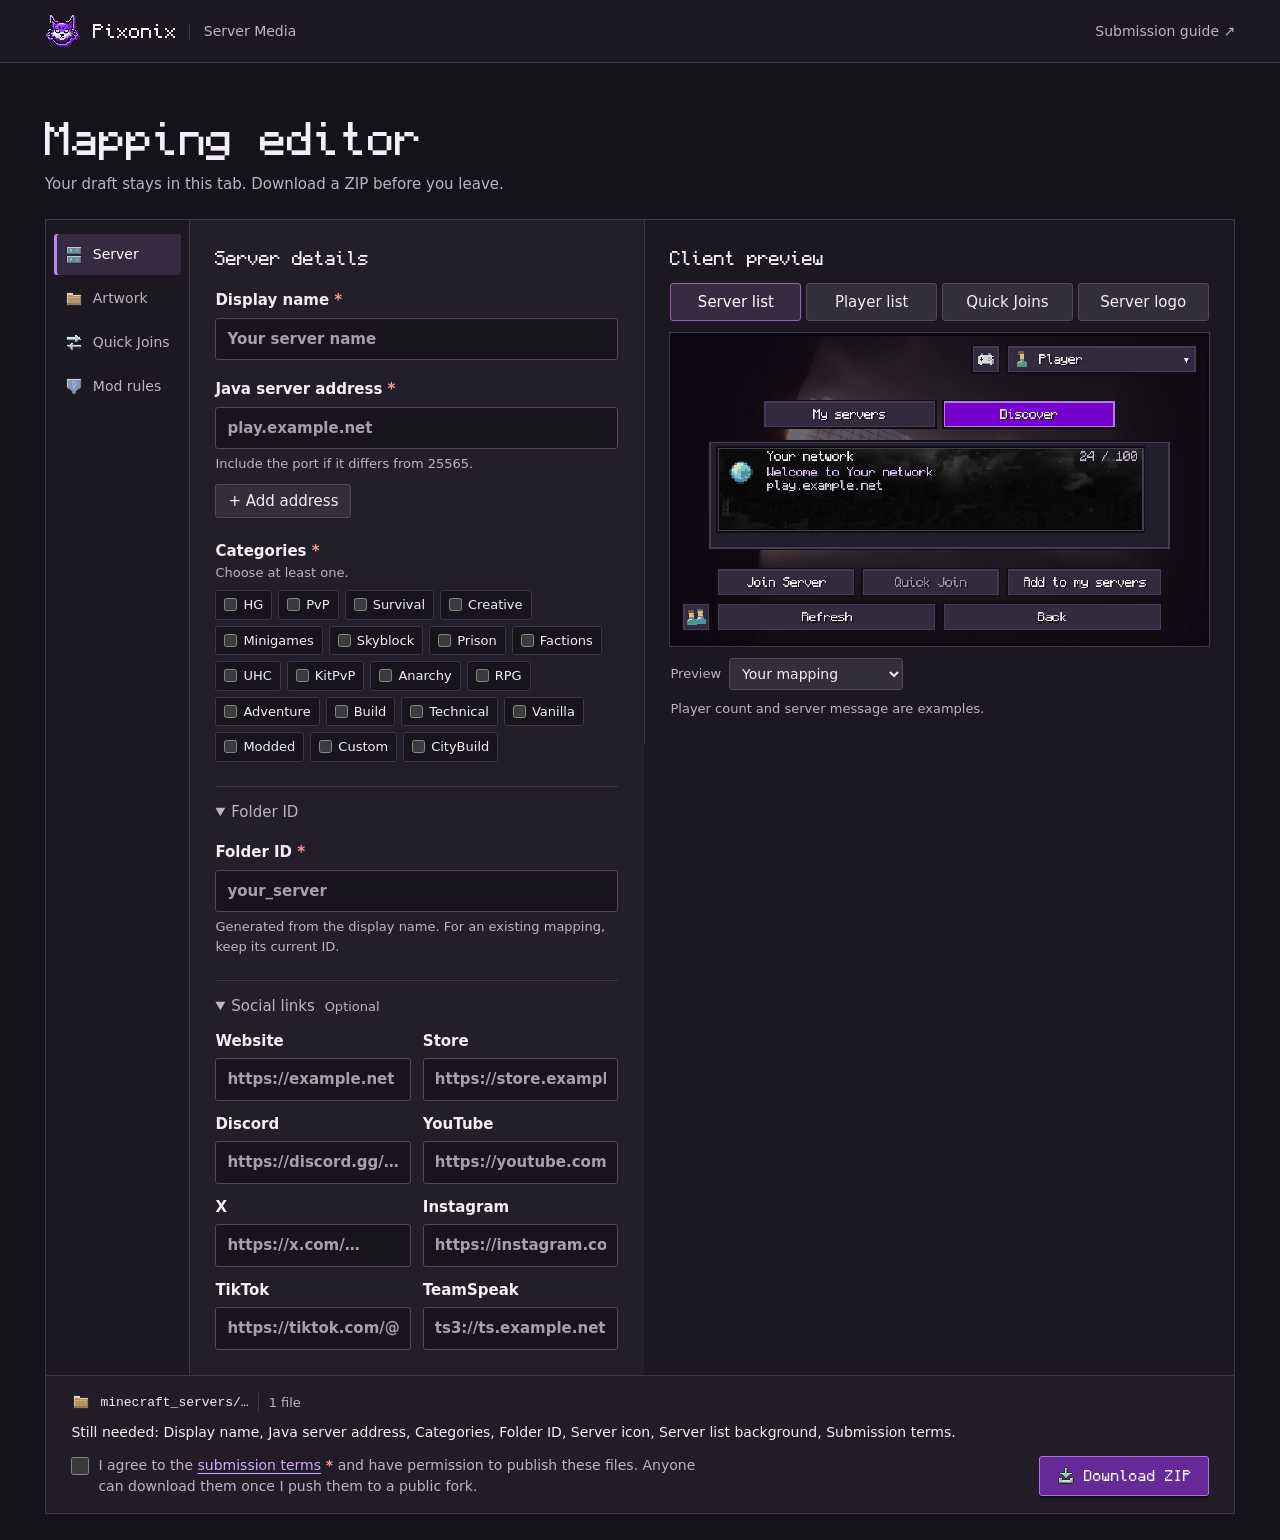
<file: docs/index.html>
<!doctype html>
<html lang="en">
<head>
  <meta charset="utf-8">
  <meta name="viewport" content="width=device-width,initial-scale=1">
  <meta name="color-scheme" content="dark">
  <meta http-equiv="Content-Security-Policy" content="default-src 'self'; img-src 'self' blob: data:; style-src 'self'; script-src 'self'; connect-src 'self'; object-src 'none'; base-uri 'none'; form-action 'none'">
  <title>Mapping editor · Pixonix Server Media</title>
  <meta name="description" content="Create a Pixonix server mapping with artwork, quick joins and mod rules. Preview it locally and download a ZIP for submission.">
  <meta name="theme-color" content="#15121D">
  <link rel="canonical" href="https://thesimonmc.github.io/pixonix-server-media/">
  <meta property="og:title" content="Mapping editor · Pixonix Server Media">
  <meta property="og:description" content="Create and preview server artwork, quick joins and mod rules. Your draft stays in your browser.">
  <meta property="og:type" content="website">
  <meta property="og:url" content="https://thesimonmc.github.io/pixonix-server-media/">
  <link rel="icon" href="assets/icon.png"><link rel="stylesheet" href="editor.css">
  <script defer src="renderer.js"></script><script defer src="editor.js"></script>
</head>
<body>
<header><div class="wrap mast">
  <a class="brand" href="./"><img width="36" height="36" src="assets/icon.png" alt="">Pixonix <span>Server Media</span></a>
  <a href="https://github.com/TheSimonMC/pixonix-server-media#submit-a-mapping">Submission guide ↗</a>
</div></header>
<main class="wrap">
  <div class="heading"><h1>Mapping editor</h1><p>Your draft stays in this tab. Download a ZIP before you leave.</p></div>
  <div class="workspace">
    <nav id="sections" aria-label="Mapping settings">
      <button data-panel="identity" aria-pressed="true" aria-controls="identity"><img src="assets/server.svg" alt="">Server</button>
      <button data-panel="art" aria-pressed="false" aria-controls="art"><img src="assets/folder.svg" alt="">Artwork</button>
      <button data-panel="modes" aria-pressed="false" aria-controls="modes"><img src="assets/swap.svg" alt="">Quick Joins</button>
      <button data-panel="rules" aria-pressed="false" aria-controls="rules"><img src="assets/shield.svg" alt="">Mod rules</button>
    </nav>
    <div class="editor">
      <section class="panel" id="identity"><h2>Server details</h2>
        <label><span data-needed="Display name">Display name</span><input id="name" required maxlength="64" placeholder="Your server name" autocomplete="off"></label>
        <label><span data-needed="Java server address">Java server address</span><input id="address" required placeholder="play.example.net" spellcheck="false">
          <small>Include the port if it differs from 25565.</small></label>
        <div id="aliases"></div><button id="add-address">+ Add address</button>
        <fieldset class="category-group"><legend data-needed="Categories">Categories</legend>
          <small>Choose at least one.</small><div id="categories"></div>
        </fieldset>
        <details class="more" open><summary>Folder ID</summary>
          <label><span data-needed="Folder ID">Folder ID</span><input id="slug" required maxlength="64" placeholder="your_server" spellcheck="false"><small>Generated from the display name. For an existing mapping, keep its current ID.</small></label>
        </details>
        <details class="more" open><summary>Social links <small>Optional</small></summary>
          <div id="socials"></div>
        </details>
      </section>
      <section class="panel" hidden id="art"><h2>Artwork</h2><p>Still PNGs only. Each image can be up to 16 MiB, 4,096 pixels per side and 8,388,608 pixels in total.</p>
        <div id="assets"></div>
        <details class="more"><summary>Player list banner <small>Optional</small></summary>
          <div id="banner-art"></div>
          <label class="range">Display width <output id="widthValue" for="width">250 px</output><input id="width" type="range" min="80" max="250" value="250"></label>
        </details>
        <details class="more"><summary>High-resolution artwork (2×)</summary><div id="hires"></div></details>
      </section>
      <section class="panel" hidden id="modes"><h2>Quick Joins</h2><p>Each mode adds a button to your server entry. Choose how players reach it.</p>
        <div id="joins"></div><button id="add">+ Add mode</button>
      </section>
      <section class="panel" hidden id="rules"><h2>Mod rules</h2><p>Check a mod to turn it off on your server. Players get their settings back when they leave.</p>
        <label class="search"><input id="filter" type="search" aria-label="Search mods" placeholder="Find a mod"></label><div id="policy"></div>
      </section>
    </div>
    <aside aria-labelledby="preview-title">
      <div class="previewhead"><h2 id="preview-title">Client preview</h2></div>
      <div id="views" role="group" aria-label="Preview screen">
        <button data-view="Server list" aria-pressed="true">Server list</button>
        <button data-view="TAB list" aria-pressed="false">Player list</button>
        <button data-view="Quick Joins" aria-pressed="false">Quick Joins</button>
        <button data-view="Server logo" aria-pressed="false">Server logo</button>
      </div>
      <div id="stage"><canvas id="scene" width="368" height="212" aria-label="Client preview" role="img"></canvas></div>
      <div class="previewfoot"><label>Preview<select id="source"><option value="draft">Your mapping</option><option value="example">Pitschonix example</option></select></label>
        <div id="pages" hidden><button id="prev" aria-label="Previous preview page">‹</button><button id="next" aria-label="Next preview page">›</button></div>
      </div>
      <p id="caption"></p>
    </aside>
  </div>
  <section class="export" aria-label="Export mapping">
    <div class="exportinfo"><img src="assets/folder.svg" alt=""><code id="folder">minecraft_servers/…</code><span id="fileCount">1 file</span></div>
    <p id="missing" role="status"></p>
    <div class="submit"><label class="consent"><input id="consent" type="checkbox" required><span><span data-needed="Submission terms">I agree to the <a href="https://github.com/TheSimonMC/pixonix-server-media/blob/main/SUBMISSION_TERMS.md" target="_blank" rel="noopener">submission terms</a></span> and have permission to publish these files. Anyone can download them once I push them to a public fork.</span></label>
    <button class="primary" id="export"><img src="assets/download.svg" alt="">Download ZIP</button></div>
  </section>
  <p id="status" role="status"></p>
</main></body></html>
</file>
<file: docs/editor.css>
@font-face {
  font-family: Monocraft;
  src: url("assets/Monocraft.otf") format("opentype");
  font-display: swap;
}
:root {
  color-scheme: dark;
  --page: #15131a;
  --rail: #1b1822;
  --surface: #231f2a;
  --field: #17141c;
  --line: #3d3746;
  --ink: #f3eef9;
  --muted: #bcb3c7;
  --accent: #d1a8ff;
  --pixel: Monocraft, monospace;
}
* { box-sizing: border-box }
[hidden] { display: none !important }
body { margin: 0; background: var(--page); color: var(--ink); font: 15px/1.5 system-ui, sans-serif }
.wrap { width: min(1392px,calc(100% - clamp(32px,7vw,112px))); margin-inline: auto }
header { border-bottom: 1px solid var(--line); background: var(--rail) }
.mast,.brand,.previewhead,.submit,.exportinfo,.consent,.previewfoot,.previewfoot label { display: flex; align-items: center }
.mast,.previewhead,.submit,.previewfoot { justify-content: space-between; gap: 14px }
.mast { min-height: 62px; font-size: 14px }
.brand { gap: 12px; color: var(--ink); font: 18px var(--pixel); text-decoration: none }
.brand img,.workspace img,.export img { image-rendering: pixelated }
.brand span { border-left: 1px solid var(--line); padding-left: 14px; color: var(--muted); font: 14px system-ui,sans-serif }
a { color: var(--accent); text-underline-offset: 3px }
.mast>a:last-child { color: var(--muted); text-decoration: none }
.mast>a:last-child:hover { color: var(--ink); text-decoration: underline }
.heading { margin: clamp(26px,4vw,54px) 0 24px }
h1,h2,h3,p { margin: 0 }
h1,h2 { font-family: var(--pixel); font-weight: normal }
h1 { font-size: clamp(26px,3.4vw,42px); line-height: 1.2; letter-spacing: -.025em }
h2 { font-size: 17px; line-height: 1.5 }
.heading p,.panel>p,#caption,small,.filename { color: var(--muted) }
.heading p,.panel>p { margin-top: 8px }
.workspace { display: grid; grid-template-columns: 144px minmax(0,1fr) minmax(0,1.3fr); background: var(--rail); border: 1px solid var(--line) }
#sections { padding: 14px 8px; background: var(--rail); border-right: 1px solid var(--line) }
button,select,input,textarea { font: inherit }
button,select { border: 1px solid #514858; color: var(--ink); background: #332e3b; border-radius: 3px }
button { min-height: 34px; padding: 5px 12px; cursor: pointer }
button:hover:enabled,select:hover { background: #403848 }
button:disabled { opacity: .5; cursor: default }
:focus-visible { outline: 2px solid var(--accent); outline-offset: 2px }
#sections button { display: flex; gap: 9px; align-items: center; width: 100%; padding: 10px; margin-bottom: 3px; border: 0; text-align: left; font-size: 14px; background: transparent; color: var(--muted) }
#sections button:hover { background: var(--surface); color: var(--ink) }
#sections button[aria-pressed=true] { background: #362a42; color: white; box-shadow: inset 3px 0 #bd84fa }
#sections img,.exportinfo img,.primary img { width: 20px; height: 20px; flex: none }
.editor { background: var(--surface) }
.file-error:empty { display: none }
.file-error { color: #f3b4ad }
.panel,aside { padding: clamp(16px,2vw,28px); min-width: 0 }
.panel>label,.more>label { display: block; margin-top: 18px }
label { font-weight: 600 }
small,.filename,#caption { font-size: 13px; font-weight: 400 }
small { display: block; margin-top: 5px }
input:not([type=checkbox],[type=range],[type=file]),textarea { width: 100%; display: block; min-width: 0; margin-top: 6px; padding: 9px 11px; color: var(--ink); border: 1px solid #514858; border-radius: 3px; background: var(--field) }
input::placeholder,textarea::placeholder { color: #a99eaf }
textarea { resize: vertical }
select { max-width: 100%; padding: 6px 8px; font-size: 14px }
input { accent-color: #b574f4 }
.more { border-top: 1px solid var(--line); margin-top: 24px; padding-top: 14px }
summary { color: var(--muted); cursor: pointer }
summary:hover { color: var(--ink) }
aside { border-left: 1px solid var(--line); background: var(--rail); align-self: start; position: sticky; top: 0 }
.previewhead { margin-bottom: 12px }
#views { display: grid; grid-template-columns: repeat(4,minmax(0,1fr)); gap: 5px; margin-bottom: 12px }
#views button { min-height: 38px; padding: 5px 3px; line-height: 1.25 }
#views button[aria-pressed=true] { background: #362a42; border-color: #9466b0; color: white }
#stage { border: 3px solid #0b090f; box-shadow: 0 0 0 1px var(--line); line-height: 0; background: var(--field) }
canvas { display: block; width: 100%; height: auto; image-rendering: pixelated }
.previewfoot { margin-top: 12px }
.previewfoot label { gap: 8px; font-size: 13px; font-weight: normal; color: var(--muted) }
#caption { margin-top: 9px }
.file,.mode,.rule { padding-block: 12px; border-bottom: 1px solid var(--line) }
.file,.mode { display: flex; gap: 8px; align-items: center }
.file label,.mode label { min-width: 0; flex: 1 }
.picker { position: relative; display: flex; align-items: center; gap: 8px; margin-top: 5px; font-size: 13px }
.picker input { position: absolute; inset: 0; width: 100%; height: 100%; margin: 0; opacity: 0; cursor: pointer }
.picker span:first-of-type { border: 1px solid #514858; border-radius: 3px; padding: 3px 8px; white-space: nowrap; font-weight: 500 }
.picker input:focus-visible + span { outline: 2px solid var(--accent) }
.filename,.exportinfo code { overflow-wrap: anywhere }
.mode { display: grid; grid-template-columns: repeat(2,minmax(0,1fr)); align-items: end; gap: 10px 12px }
.mode label { min-width: 0 }
.mode select { display: block; width: 100%; margin-top: 6px; height: 40px }
.mode button { justify-self: end }
#add { margin-top: 14px }
.needs-value::after { content: " *"; color: #ff9696; font-weight: 700 }
#missing { margin-top: 10px; color: var(--ink); font-size: 14px }
#missing:empty { display: none }
.alias { display: flex; align-items: end; gap: 8px; margin-top: 10px }
.alias label { flex: 1; min-width: 0 }
#add-address { margin-top: 10px }
.category-group { margin: 22px 0 0; border: 0; min-width: 0; padding: 0 }
.category-group legend { padding: 0; font-weight: 600 }
.category-group small { margin-top: 0 }
#categories { display: flex; flex-wrap: wrap; gap: 6px; margin-top: 8px }
#categories label { display: inline-flex; align-items: center; gap: 6px; cursor: pointer; padding: 4px 8px; background: var(--field); border: 1px solid var(--line); border-radius: 3px; font-size: 13px; font-weight: 500 }
#categories input { margin: 0 }
#categories label:has(:checked) { background: #362a42; border-color: #9466b0 }
summary small { margin: 0 0 0 5px; display: inline; color: var(--muted); font-weight: normal }
#socials { display: grid; grid-template-columns: repeat(auto-fit,minmax(min(100%,160px),1fr)); gap: 12px; margin-top: 12px }
#socials label { min-width: 0 }
.picker { min-height: 52px; flex-wrap: wrap; padding: 8px 10px; border: 1px dashed #71667a; border-radius: 3px; background: var(--field) }
.picker:hover,.picker:focus-within,.picker.dragging { border-color: var(--accent); background: #302537 }
.range output { float: right; color: var(--accent) }
.range input { display: block; width: 100%; margin: 10px 0 0 }
#policy h3 { margin-top: 22px; color: var(--muted); font: 13px var(--pixel) }
.rulehead { display: grid; grid-template-columns: 26px 1fr auto; align-items: center; gap: 8px; cursor: pointer }
.rulehead img { width: 24px; height: 24px }
.rulehead small { line-height: 1.35; margin-top: 2px }
.rulehead input,.consent input { width: 18px; height: 18px }
.export { border: 1px solid var(--line); border-top: none; background: #211c27; padding: 16px clamp(16px,2vw,28px); margin-bottom: 26px }
.exportinfo { gap: 9px; font-size: 13px }
.exportinfo span { color: var(--muted); border-left: 1px solid var(--line); padding-left: 10px; white-space: nowrap }
.submit { margin-top: 12px }
.consent { align-items: start; gap: 9px; color: var(--muted); font-weight: 400; font-size: 14px; max-width: 72ch; cursor: pointer }
.consent input { flex: none; margin: 2px 0 0 }
.primary { display: inline-flex; align-items: center; justify-content: center; gap: 8px; padding: 9px 16px; white-space: nowrap; border-color: #ab73df; background: #672998; color: white; font: 13px var(--pixel); box-shadow: 0 2px #100c15 }
.primary:hover:enabled { background: #7837ab }
#status:not(:empty) { border-left: 3px solid var(--accent); background: var(--surface); padding: 10px 14px; margin: -12px 0 24px }
@media (max-width: 1090px) {
  .workspace { grid-template-columns: minmax(0,1fr) minmax(0,1.1fr) }
  #sections { grid-column: 1/-1; display: flex; padding: 4px 8px; gap: 3px; border: 0; border-bottom: 1px solid var(--line) }
  #sections button { width: auto; margin: 0 }
  #sections button[aria-pressed=true] { box-shadow: inset 0 -2px #bd84fa }
}
@media (max-width: 740px) {
  .workspace { grid-template-columns: minmax(0,1fr) }
  aside { position: static; border: 0; border-top: 1px solid var(--line) }
  .heading { margin: 24px 0 18px }
  #sections { justify-content: space-between }
  #sections button { flex: 1; flex-direction: column; gap: 3px; padding: 7px 2px; font-size: 12px }
  .submit { align-items: stretch; flex-direction: column }
  .brand span { padding-left: 9px }
}
@media (max-width: 420px) {
  #views { grid-template-columns: repeat(2,minmax(0,1fr)) }
  .mode { grid-template-columns: minmax(0,1fr) }
  .mast { gap: 6px; font-size: 12px }
  .brand { gap: 6px; font-size: 15px }.brand span { font-size: 12px }
  .brand img { width: 26px; height: 26px }
  .rulehead select { grid-column: 2/-1; justify-self: start }
}
</file>
